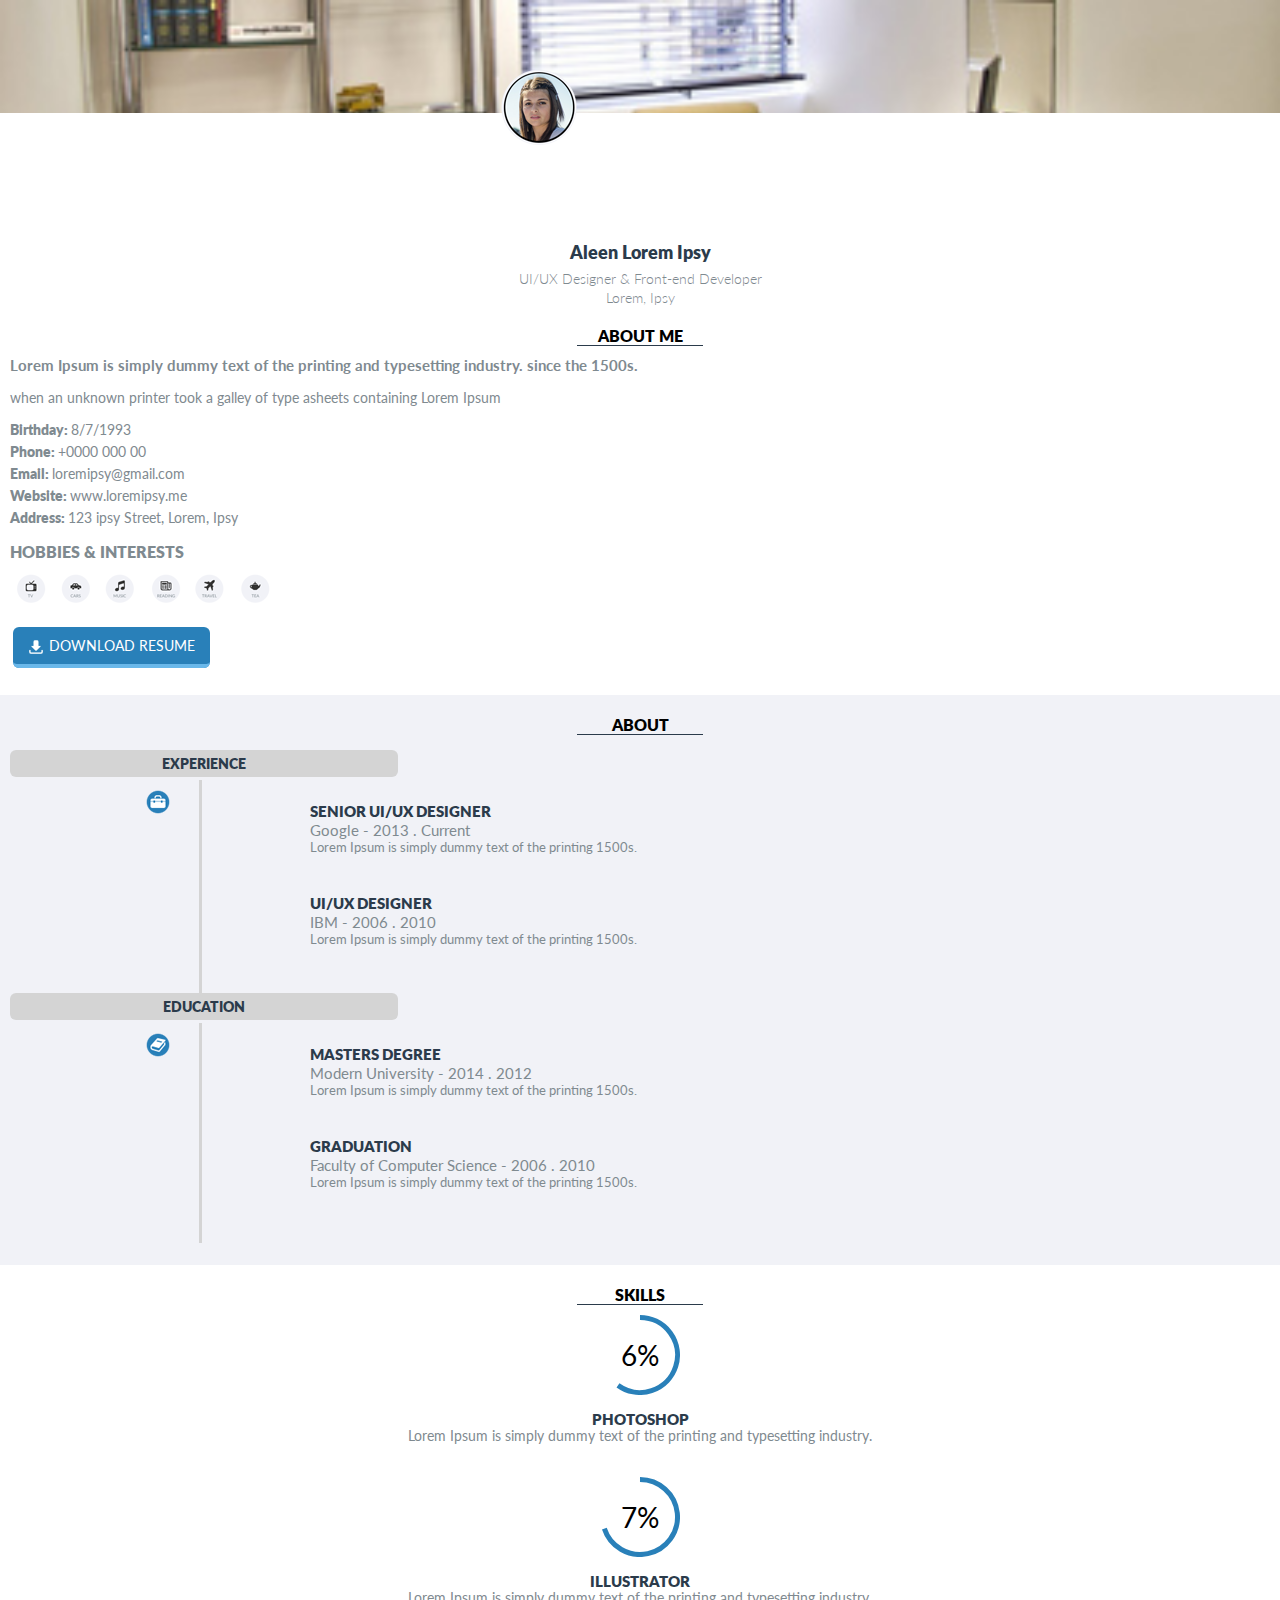
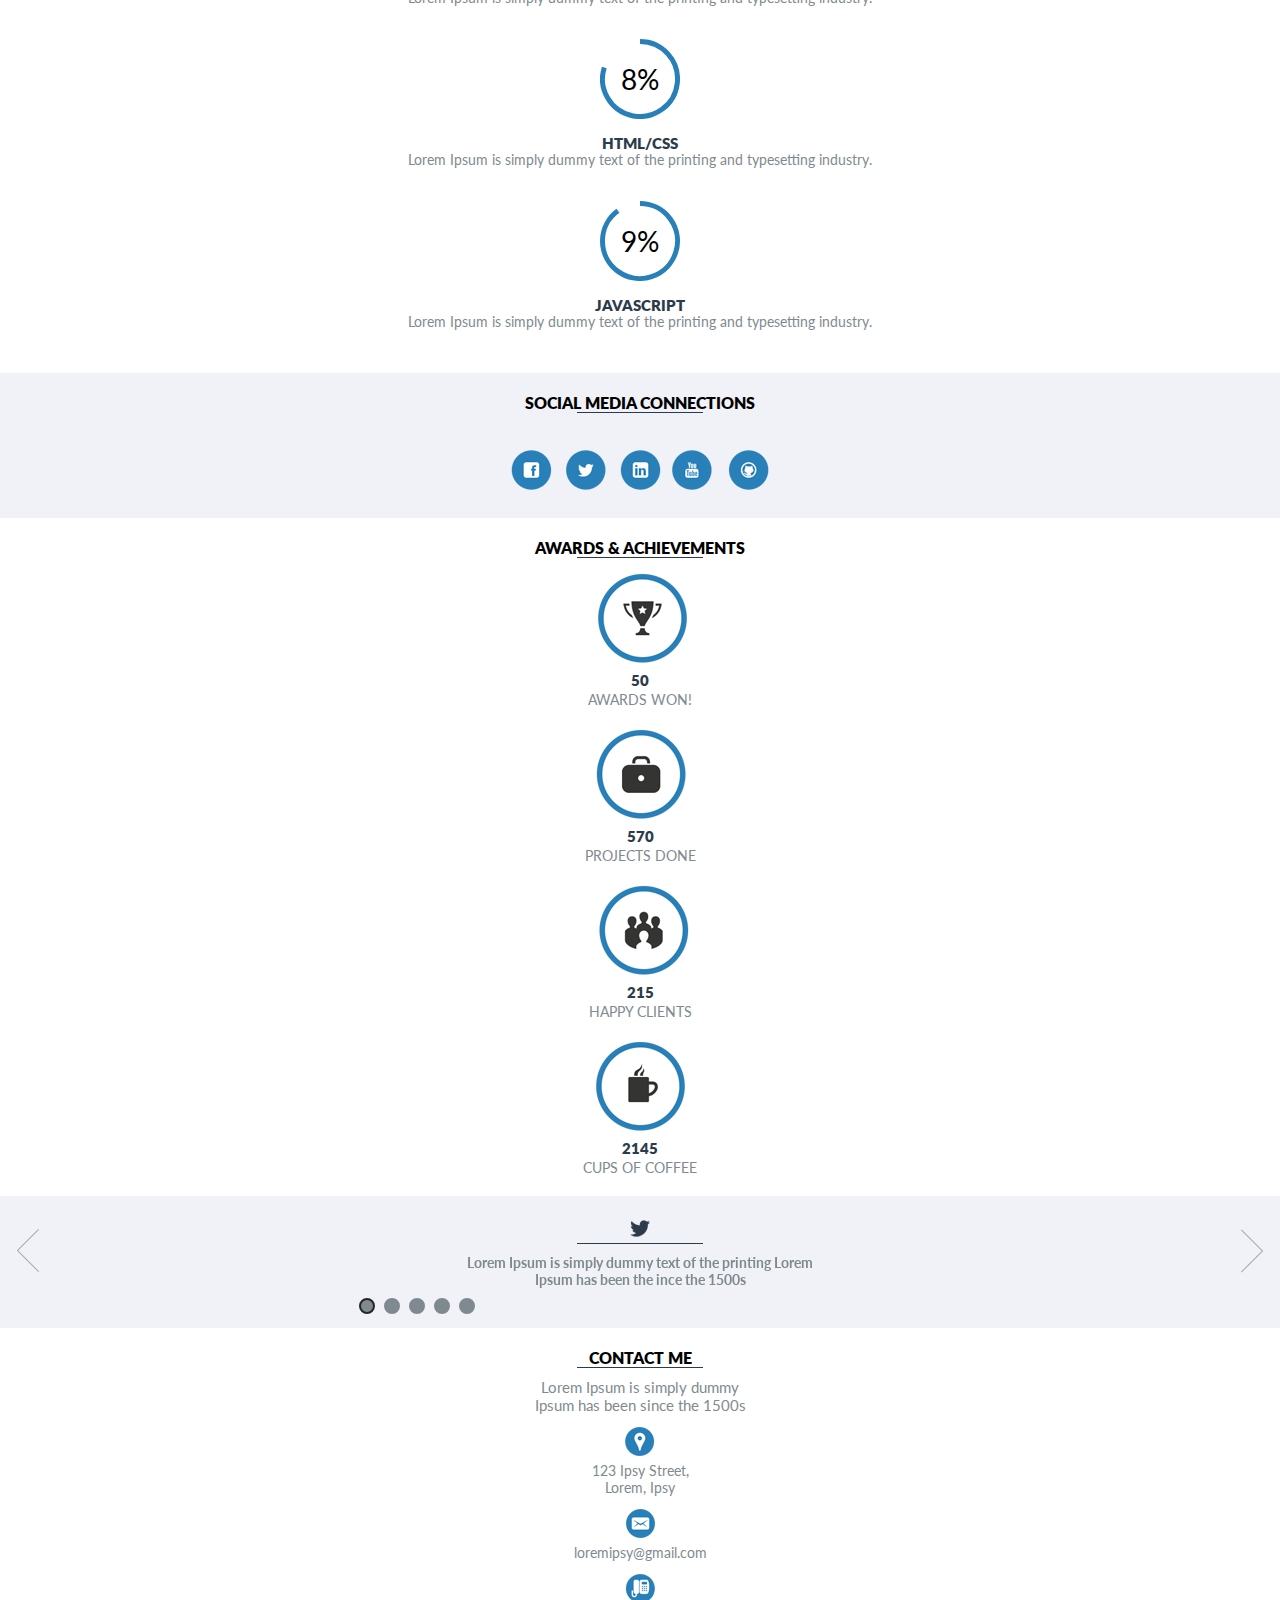
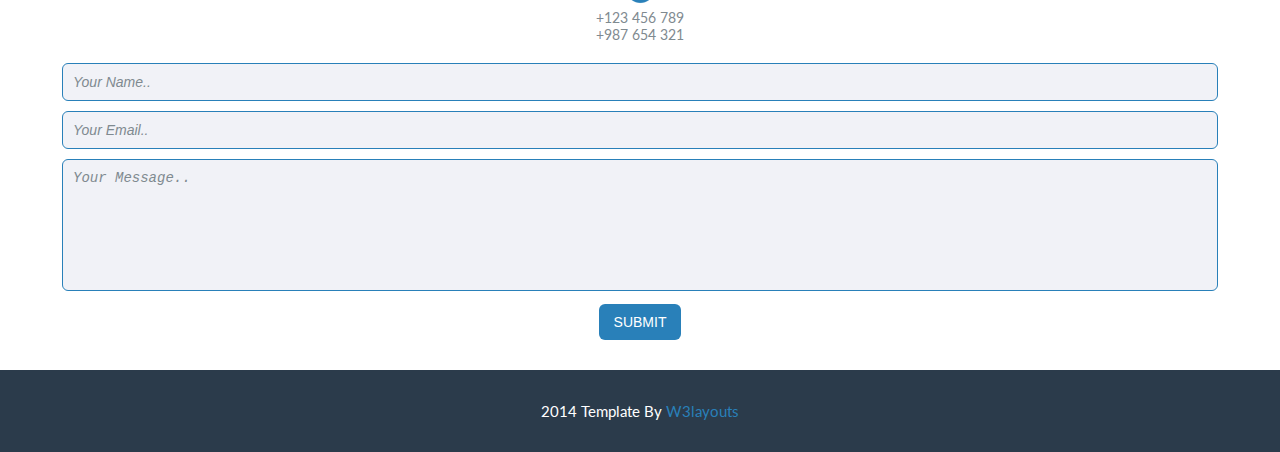
<file: smartphone/index.html>
<!--A Design by W3layouts
Author: W3layout
Author URL: http://w3layouts.com
License: Creative Commons Attribution 3.0 Unported
License URL: http://creativecommons.org/licenses/by/3.0/
-->
<!DOCTYPE HTML>
<html>
<head>
<title>My Cv for Iphone, Android & Smartphone Mobile Website Template | Home :: w3layouts</title>
<link href="./css/style.css" rel="stylesheet" type="text/css" media="all" />
<meta name="viewport" content="width=device-width, initial-scale=1, maximum-scale=1">
<meta http-equiv="Content-Type" content="text/html; charset=utf-8" />
<meta name="keywords" content="My Cv Iphone web template, Andriod web template, Smartphone web template, free webdesigns for Nokia, Samsung, LG, SonyErricsson, Motorola web design" />
<script type="application/x-javascript"> addEventListener("load", function() { setTimeout(
hideURLbar, 0); }, false); function hideURLbar(){ window.scrollTo(0,1); } </script>
<!-- jQuery (necessary for Bootstrap's JavaScript plugins) -->
<script src="./js/jquery-1.11.0.min.js"></script>
<script src="http://code.jquery.com/jquery-1.11.0.min.js"></script>
<!--- Jquery--->
<!--- Goog Fonts -->
<link href='http://fonts.googleapis.com/css?family=Lato:100,300,400,700,900' rel='stylesheet' type='text/css'>
</head>
<body>
	<!-- Header Starts Here ---->
	<div class="header">
		<div class="container">
			<div class="header-profile">
				<img src="./images/profile.png" alt=""/>
			</div>
		</div>
	</div>
	<div class="header-top">
				<h2>Aleen Lorem Ipsy</h2>
				<small>UI/UX Designer & Front-end Developer <br>Lorem, Ipsy</small>
	</div>
	<!-- Header Ends Here ---->
	<!--- About Me Starts Here --->
	<div class="about">
		<div class="container">
			<div class="about-top">
				<h3 class="top-title">About Me</h3>
				<span class="line"></span>
				<p class="about-p">Lorem Ipsum is simply dummy text of the printing and typesetting industry.  since the 1500s. </p>
				<p>when an unknown printer took a galley of type asheets containing Lorem Ipsum</p>
				<div class="row about-row">
					<div class="col-md-4 about-row-column">
						<ul class="about-details">
							<li><p>Birthday: <span>8/7/1993</span></p></li>
							<li><p>Phone: <span>+0000 000 00</span></p></li>
							<li><p>Email:  <span><a href="mailto:example@gmail.com">loremipsy@gmail.com</a></span></p></li>
							<li><p>Website: <span><a href="http://w3layouts.com">www.loremipsy.me</a></span></p></li>
							<li><p>Address: <span>123 ipsy Street, Lorem, Ipsy</span></p></li>
						</ul>
					</div>
					<div class="col-md-8 about-row-column">
						<h3>HOBBIES & INTERESTS</h3>
						<ul class="hoby">
							<li><i class="tv"></i></li>
							<li><i class="car"></i></li>
							<li><i class="music"></i></li>
							<li><i class="reading"></i></li>
							<li><i class="travel"></i></li>
							<li><i class="tea"></i></li>
						</ul>
						<a href="" class="download"><span></span>Download Resume</a>
					</div>
					<div class="clearfix"></div>
				</div>
			</div>
		</div>
	</div>
	<!--- About Me Ends Here --->
	<!--- Experience Starts Here --->
	<div class="experience">
		<div class="container">
			<div class="exp-top">
				<h3 class="top-title">About</h3>
				<span class="line"></span>
			</div>
			<div class="exp-devide">
				<h4>Experience</h4>
				<span class="devide-line">
				</span>
				<label class="bag"></label>
				<div class="exp-devide-grid-right">
					<h5>SENIOR UI/UX DESIGNER</h5>
					<small>Google - 2013 . Current</small>
					<p>Lorem Ipsum is simply dummy text of the printing 1500s.</p>
				</div>
				<div class="exp-devide-grid-rightb">
					<h5>UI/UX DESIGNER</h5>
					<small>IBM - 2006 . 2010</small>
					<p>Lorem Ipsum is simply dummy text of the printing 1500s.</p>
				</div>
			</div>
			<div class="exp-devide education">
				<h4>Education</h4>
				<span class="devide-line">
				</span>
				<label class="book"></label>
				<div class="exp-devide-grid-right">
					<h5>MASTERS DEGREE</h5>
					<small>Modern University - 2014 . 2012</small>
					<p>Lorem Ipsum is simply dummy text of the printing 1500s.</p>
				</div>
				<div class="exp-devide-grid-rightb">
					<h5>GRADUATION</h5>
					<small>Faculty of Computer Science - 2006 . 2010</small>
					<p>Lorem Ipsum is simply dummy text of the printing 1500s.</p>
				</div>
			</div>
		</div>
	</div>
	<!--- Experience Ends Here --->
	<!--- Skills Starts Here --->
	<div class="skills">
		<div class="container">
			<div class="skills-top">
				<h3 class="top-title">Skills</h3>
				<span class="line"></span>
				<div class="row skill-grids text-center">
									<div class="col-md-3 skill-column">	
										<div class="skill-grid">
											<div class="circle" id="circles-1"></div>									
											 <h3>PHOTOSHOP</h3>	
											 <p>Lorem Ipsum is simply dummy text of the printing and typesetting industry.</p>
										 </div>								  
									</div>
									<div class="col-md-3 skill-column">	
										<div class="skill-grid">
											<div class="circle" id="circles-2"></div>									
											 <h3>ILLUSTRATOR</h3>	
											 <p>Lorem Ipsum is simply dummy text of the printing and typesetting industry.</p>
										 </div>								  
									</div>
									<div class="col-md-3 skill-column">	
										<div class="skill-grid">
											<div class="circle" id="circles-3"></div>									
											 <h3>HTML/CSS</h3>	
											 <p>Lorem Ipsum is simply dummy text of the printing and typesetting industry.</p>
										 </div>								  
									</div>
									<div class="col-md-3 skill-column">	
										<div class="skill-grid">
											<div class="circle" id="circles-4"></div>									
											 <h3>JAVASCRIPT</h3>
											 <p>Lorem Ipsum is simply dummy text of the printing and typesetting industry.</p>	
										 </div>								  
									</div>
									<div class="clearfix"> </div>
					          </div>
		</div>
	</div>
			<!--- Skill Script --->
				<script type="text/javascript" src="./js/circles.js"></script>
						         <script>
									var colors = [
											['#fff', '#2980b9'], ['#fff', '#2980b9'], ['#fff', '#2980b9'], ['#fff', '#2980b9']
										];
									for (var i = 1; i <= 6; i++) {
										var child = document.getElementById('circles-' + i),
											percentage = 50 + (i * 10);
											
										Circles.create({
											id:         child.id,
											percentage: percentage,
											radius:     40,
											width:      5,
											number:   	percentage / 10,
											text:       '%',
											colors:     colors[i - 1]
										});
									}
							
					</script>
			<!--- Skill Script --->
	</div>
	<!--- Skills Ends Here --->
	<!-- Social Media Connections ---->
	<div class="social-media">
		<div class="container">
			<div class="social-media-top">
				<h3 class="top-title">SOCIAL MEDIA CONNECTIONS</h3>
				<span class="line"></span>
				<ul class="social">
					<li><i class="fb"></i></li>
					<li><i class="tw"></i></li>
					<li><i class="li"></i></li>
					<li><i class="yt"></i></li>
					<li><i class="ca"></i></li>
				</ul>
			</div>
		</div>
	</div>
	<!-- Social Media Connections ---->
	<!--- Awards Starts Here ---->
	<div class="awards">
		<div class="container">
			<div class="awards-top">
				<h3 class="top-title">AWARDS & ACHIEVEMENTS</h3>
				<span class="line"></span>
				<div class="row award-row">
					<div class="col-md-3 award-column">
						<i class="award"></i>
						<h5>50</h5>
						<small>Awards Won!</small>
					</div>
					<div class="col-md-3 award-column">
						<i class="project"></i>
						<h5>570</h5>
						<small>PROJECTS DONE</small>
					</div>
					<div class="col-md-3 award-column">
						<i class="client"></i>
						<h5>215</h5>
						<small>HAPPY CLIENTS</small>
					</div>
					<div class="col-md-3 award-column">
						<i class="cups"></i>
						<h5>2145</h5>
						<small>CUPS OF COFFEE</small>
					</div>
					<div class="clearfix"></div>
				</div>
			</div>
		</div>
	</div>
	<!--- Awards Ends Here ---->
	<!--- Twitter Feed Starts Here ---->
	<div class="twitter">
		<div class="container">
			<div class="twitter-top">
				<i class="twit"></i>
				<span class="line"></span>
				<!-- Slideshow 4 -->
			    <div  id="top" class="callbacks_container">
			      <ul class="rslides" id="slider4">
			        <li>
			          <div class="slider-top">
			          	 	<p>Lorem Ipsum is simply dummy text of the printing Lorem<br>Ipsum has been the ince the 1500s</p>
			          </div>
			        </li>
			        <li>
			          <div class="slider-top">
			          	<p>simply dummy text of the Lorem industry. Lorem<br>Ipsum has been the ince the 1500s</p>
			          </div>
			        </li>
			        <li>
			          <div class="slider-top">
			          	<p>printing and typesetting  and typesetting industry. Lorem<br>Ipsum has been the ince the 1500s</p>
			          </div>
			        </li>
			        <li>
			          <div class="slider-top">
			          	<p>and  Lorem Ipsum is simply <br>Ipsum has been the ince the 1500s</p>
			          </div>
			        </li>
			        <li>
			          <div class="slider-top">
			          	<p>industry. Lorem<br>Ipsum has been the ince the 1500s</p>
			          </div>
			        </li>
			      </ul>
			    </div>
			    <div class="clearfix"> </div>
			</div>
			<!--- Slider Script --->
					<script src="./js/responsiveslides.min.js"></script>
					 <script>
					    // You can also use "$(window).load(function() {"
					    $(function () {
					      // Slideshow 4
					      $("#slider4").responsiveSlides({
					        auto: true,
					        pager: true,
					        nav: true,
					        speed: 500,
					        namespace: "callbacks",
					        before: function () {
					          $('.events').append("<li>before event fired.</li>");
					        },
					        after: function () {
					          $('.events').append("<li>after event fired.</li>");
					        }
					      });
					
					    });
					  </script>
			<!----//End-slider-script---->

		</div>
	</div>
	<!--- Twitter Feed Ends Here ---->
	<!--- Contact Starts Here ---->
	<div class="contact">
		<div class="container">
			<div class="contact-top">
				<h3 class="top-title">Contact Me</h3>
				<span class="line"></span>
				<p>Lorem Ipsum is simply dummy<br>Ipsum has been  since the 1500s</p>
				<div class="row contact-row">
					<div class="col-md-4 contact-column">
						<i class="loc"></i>
						<p>123 Ipsy Street,<br> Lorem, Ipsy</p>
					</div>
					<div class="col-md-4 contact-column">
						<i class="mail"></i>
						<p><a href="mailto:example@gmail.com">loremipsy@gmail.com</a></p>
					</div>
					<div class="col-md-4 contact-column">
						<i class="phone"></i>
						<p>+123 456 789<br>+987 654 321</p>
					</div>
					<div class="clearfix"></div>
				</div>
				<div class="contact-form">
					<div class="text">
						<input type="text" value="Your Name.." onfocus="this.value = '';" onblur="if (this.value == '') {this.value = 'Your Name..';}"/>
					</div>
					<div class="text">
						<input type="text" value="Your Email.." onfocus="this.value = '';" onblur="if (this.value == '') {this.value = 'Your Email..';}"/>
					</div>
					<div class="text">
						<textarea value="Message:" onfocus="this.value = '';" onblur="if (this.value == '') {this.value = 'Message';}">Your Message..</textarea>
					</div>
					<div class="text">
						<input type="submit"/>
					</div>
				</div>
			</div>
		</div>
	</div>
	<!--- Contact Ends Here ---->
	<!--- Footer Starts Here ---->
	<div class="footer">
		<div class="container">
			<p class="copyright">2014 Template By <a href="http://w3layouts.com">W3layouts</a></p>
		</div>
	</div>
	<!--- Footer Ends Here ---->
</body>
</html>
</file>
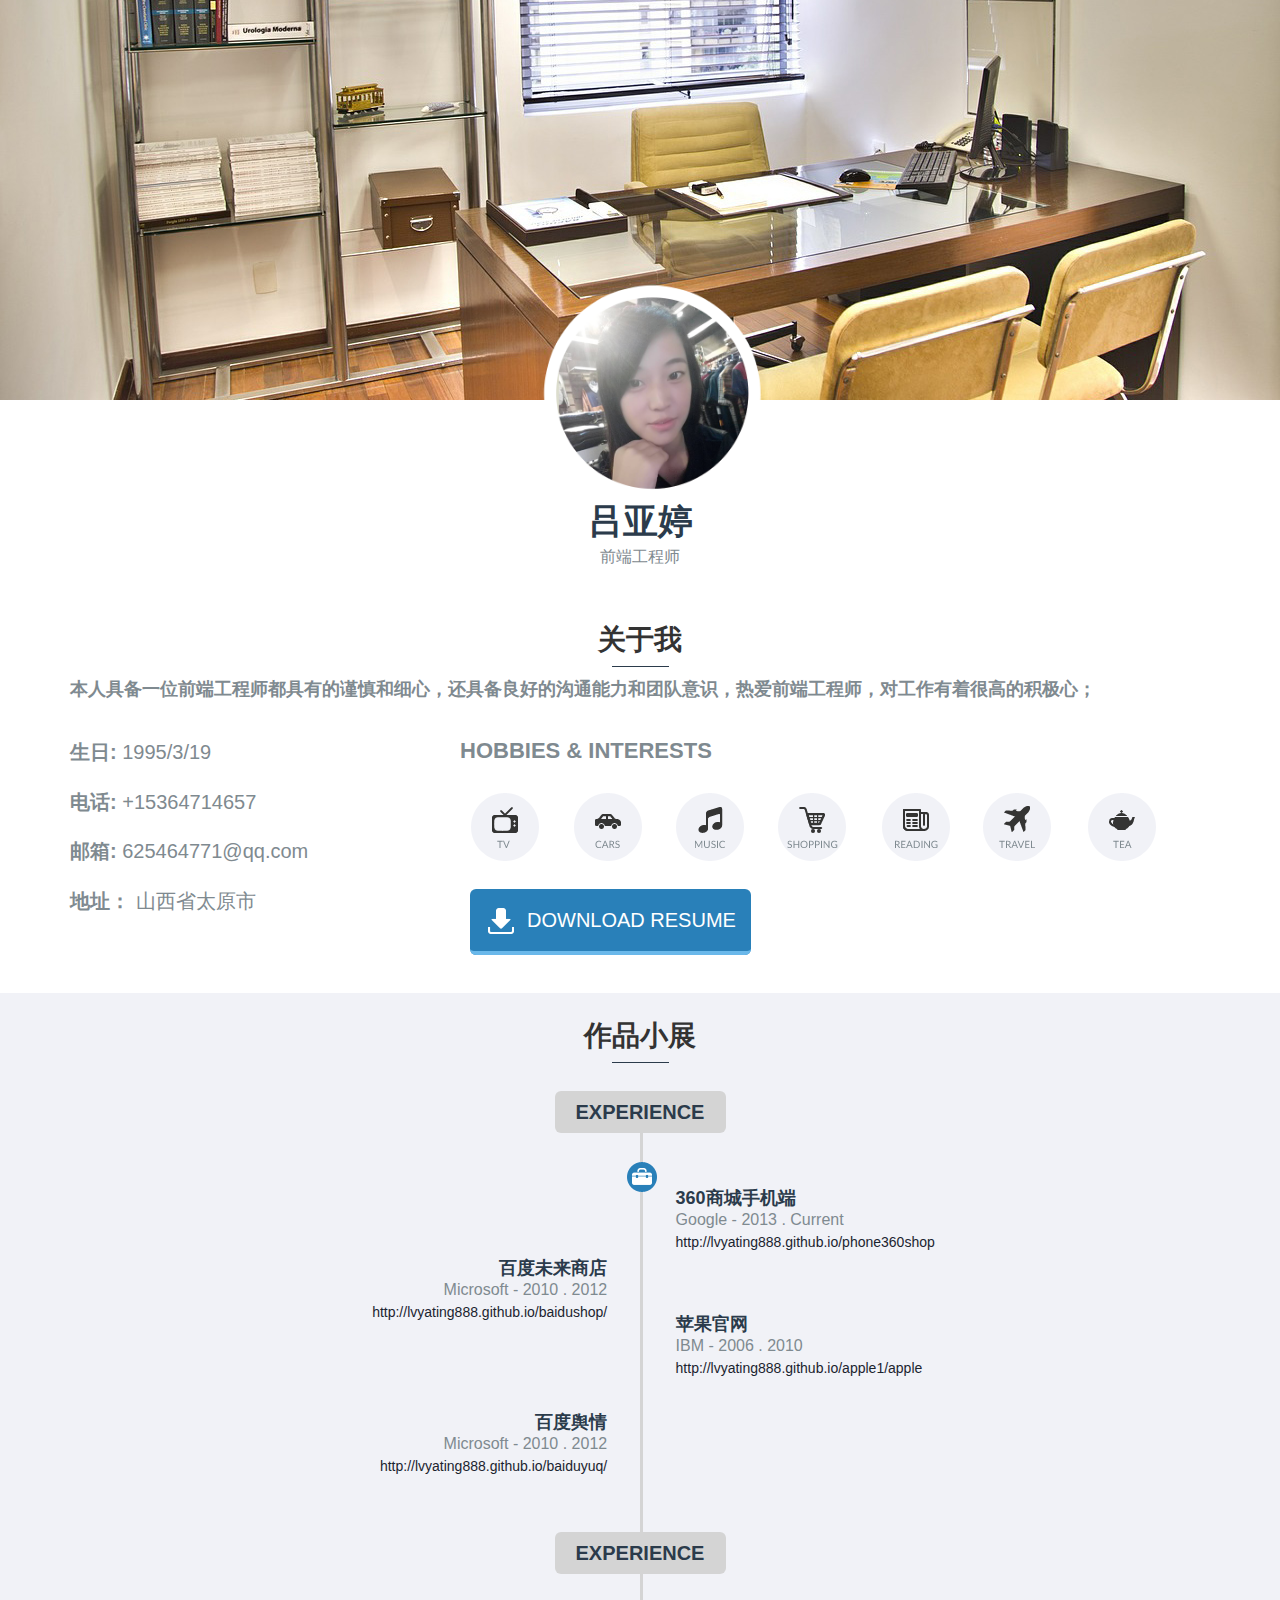
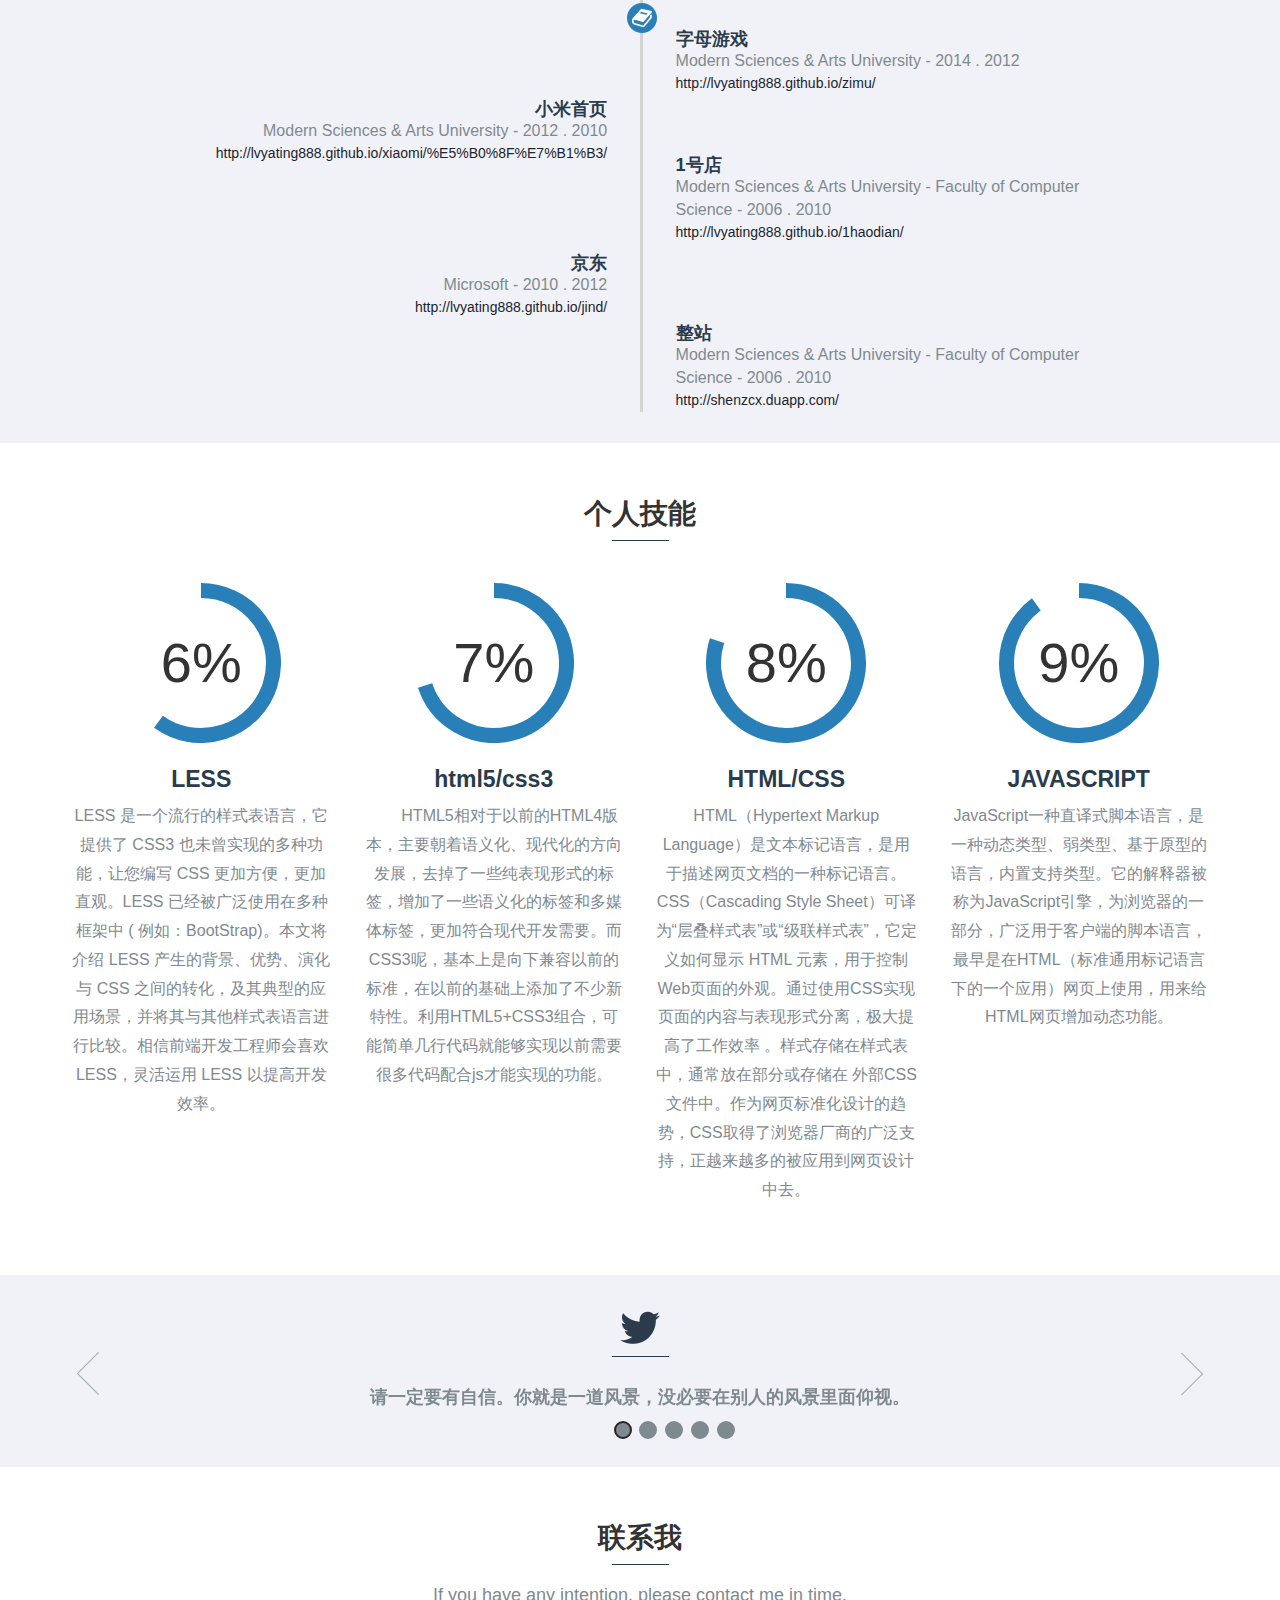
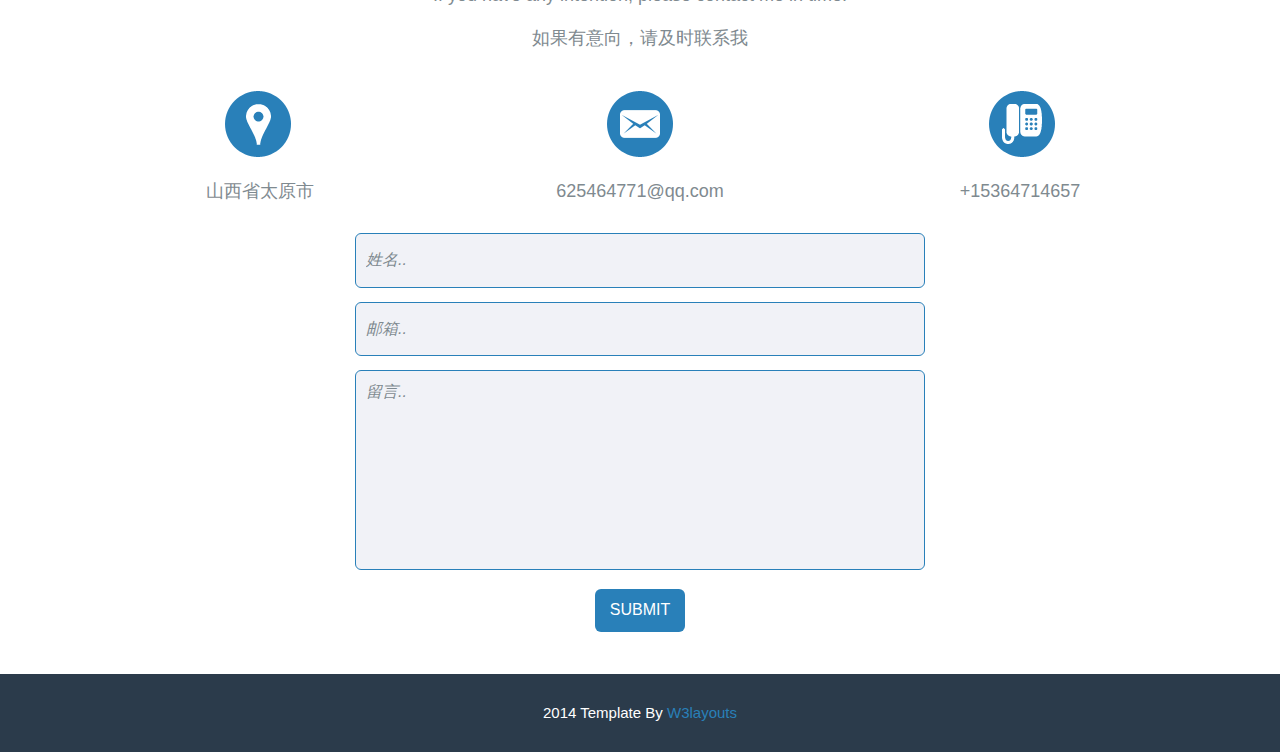
<file: web/index.html>
﻿<!--A Design by W3layouts
Author: W3layout
Author URL: http://w3layouts.com
License: Creative Commons Attribution 3.0 Unported
License URL: http://creativecommons.org/licenses/by/3.0/
-->
<!DOCTYPE HTML>
<html>
<head>
<title>我的个人站</title>
<link href="./css/bootstrap.css" rel='stylesheet' type='text/css' />
<link href="./css/style.css" rel='stylesheet' type='text/css' />
<!-- jQuery (necessary for Bootstrap's JavaScript plugins) -->
<script src="./js/jquery-1.11.0.min.js"></script>
<script src="http://code.jquery.com/jquery-1.11.0.min.js"></script>
<meta name="viewport" content="width=device-width, initial-scale=1">
<script type="application/x-javascript"> addEventListener("load", function() { setTimeout(hideURLbar, 0); }, false); function hideURLbar(){ window.scrollTo(0,1); } </script>
<!--- Jquery--->
<!--- Goog Fonts -->

</head>
<body>
	<!-- Header Starts Here ---->
	<div class="header">
		<div class="container">
			<div class="header-profile">
				<img src="./images/12.png" alt=""/>
			</div>
		</div>
	</div>
	<div class="header-top">
				<h2>吕亚婷</h2>
				<small>前端工程师 </small>
	</div>
	<!-- Header Ends Here ---->
	<!--- About Me Starts Here --->
	<div class="about">
		<div class="container">
			<div class="about-top">
				<h3 class="top-title">关于我</h3>
				<span class="line"></span>
				<p class="about-p">本人具备一位前端工程师都具有的谨慎和细心，还具备良好的沟通能力和团队意识，热爱前端工程师，对工作有着很高的积极心；</p>
				<div class="row about-row">
					<div class="col-md-4 about-row-column">
						<ul class="about-details">
							<li><p>生日: <span>1995/3/19</span></p></li>
							<li><p>电话: <span>+15364714657</span></p></li>
							<li><p>邮箱:  <span><a href="javascript:void(0)">625464771@qq.com</a></span></p></li>
							<li><p>地址： <span>山西省太原市</span></p></li>
						</ul>
					</div>
					<div class="col-md-8 about-row-column">
						<h3>HOBBIES & INTERESTS</h3>
						<ul class="hoby">
							<li><i class="tv"></i></li>
							<li><i class="car"></i></li>
							<li><i class="music"></i></li>
							<li><i class="shopping"></i></li>
							<li><i class="reading"></i></li>
							<li><i class="travel"></i></li>
							<li><i class="tea"></i></li>
						</ul>
						<a href="" class="download"><span></span>Download Resume</a>
					</div>
					<div class="clearfix"></div>
				</div>
			</div>
		</div>
	</div>
	<!--- About Me Ends Here --->
	<!--- Experience Starts Here --->
	<div class="experience">
		<div class="container">
			<div class="exp-top">
				<h3 class="top-title">作品小展</h3>
				<span class="line"></span>
			</div>
			<div class="exp-devide">
				<h4>Experience</h4>
				<span class="devide-line">
				</span>
				<label class="bag"></label>
				<div class="exp-devide-grid-right">
					<h5>360商城手机端</h5>
					<small>Google - 2013 . Current</small>
					<p><a href="http://lvyating888.github.io/phone360shop" target="_black">http://lvyating888.github.io/phone360shop</a></p>
				</div>
				<div class="exp-devide-grid-left">
					<h5>百度未来商店</h5>
					<small>Microsoft - 2010 . 2012</small>
					<p><a href="http://lvyating888.github.io/baidushop/" target="_black">http://lvyating888.github.io/baidushop/</a></p>
				
				</div>
				<div class="exp-devide-grid-rightb">
					<h5>苹果官网</h5>
					<small>IBM - 2006 . 2010</small>
						<p><a href="http://lvyating888.github.io/apple1/apple" target="_black">http://lvyating888.github.io/apple1/apple</a></p>
					
				</div>

				<div class="exp-devide-grid-leftb">
					<h5>百度舆情</h5>
					<small>Microsoft - 2010 . 2012</small>
					<p><a href="http://lvyating888.github.io/baiduyuq/" target="_black">http://lvyating888.github.io/baiduyuq/</a></p>
				
				</div>


			</div>
			<div class="exp-devide education">
				<h4>Experience</h4>
				<span class="devide-line">
				</span>
				<label class="book"></label>
				<div class="exp-devide-grid-right">
					<h5>字母游戏</h5>
					<small>Modern Sciences & Arts University - 2014 . 2012</small>
						<p><a href="http://lvyating888.github.io/zimu/" target="_black">http://lvyating888.github.io/zimu/</a></p>
				</div>
				<div class="exp-devide-grid-left">
					<h5>小米首页</h5>
					<small>Modern Sciences & Arts University - 2012 . 2010</small>
					<p><a href="http://lvyating888.github.io/xiaomi/%E5%B0%8F%E7%B1%B3/" target="_black">http://lvyating888.github.io/xiaomi/%E5%B0%8F%E7%B1%B3/</a></p>
				</div>
				<div class="exp-devide-grid-rightb">
					<h5>1号店</h5>
					<small>Modern Sciences & Arts University - Faculty of Computer Science - 2006 . 2010</small>
					<p><a href="http://lvyating888.github.io/1haodian/" target="_black">http://lvyating888.github.io/1haodian/</a></p>
				</div>

				<div class="exp-devide-grid-leftb">
					<h5>京东</h5>
					<small>Microsoft - 2010 . 2012</small>
					<p><a href="http://lvyating888.github.io/jind/" target="_black">http://lvyating888.github.io/jind/</a></p>
				</div>
				 
				<div class="exp-devide-grid-rightb2">
					<h5>整站</h5>
					<small>Modern Sciences & Arts University - Faculty of Computer Science - 2006 . 2010</small>
					<p><a href="http://shenzcx.duapp.com/" target="_black">http://shenzcx.duapp.com/</a></p>
				</div>
			</div>
		</div>
	</div>
	<!--- Experience Ends Here --->
	<!--- Skills Starts Here --->
	<div class="skills">
		<div class="container">
			<div class="skills-top">
				<h3 class="top-title">个人技能</h3>
				<span class="line"></span>
				<div class="row skill-grids text-center">
									<div class="col-md-3 skill-column">	
										<div class="skill-grid">
											<div class="circle" id="circles-1"></div>									
											 <h3>LESS</h3>	
											 <p>LESS 是一个流行的样式表语言，它提供了 CSS3 也未曾实现的多种功能，让您编写 CSS 更加方便，更加直观。LESS 已经被广泛使用在多种框架中 ( 例如：BootStrap)。本文将介绍 LESS 产生的背景、优势、演化与 CSS 之间的转化，及其典型的应用场景，并将其与其他样式表语言进行比较。相信前端开发工程师会喜欢 LESS，灵活运用 LESS 以提高开发效率。</p>
										 </div>								  
									</div>
									<div class="col-md-3 skill-column">	
										<div class="skill-grid">
											<div class="circle" id="circles-2"></div>									
											 <h3>html5/css3</h3>	
											 <p>
　　HTML5相对于以前的HTML4版本，主要朝着语义化、现代化的方向发展，去掉了一些纯表现形式的标签，增加了一些语义化的标签和多媒体标签，更加符合现代开发需要。而CSS3呢，基本上是向下兼容以前的标准，在以前的基础上添加了不少新特性。利用HTML5+CSS3组合，可能简单几行代码就能够实现以前需要很多代码配合js才能实现的功能。</p>
										 </div>								  
									</div>
									<div class="col-md-3 skill-column">	
										<div class="skill-grid">
											<div class="circle" id="circles-3"></div>									
											 <h3>HTML/CSS</h3>	
											 <p>HTML（Hypertext Markup Language）是文本标记语言，是用于描述网页文档的一种标记语言。
CSS（Cascading Style Sheet）可译为“层叠样式表”或“级联样式表”，它定义如何显示 HTML 元素，用于控制Web页面的外观。通过使用CSS实现页面的内容与表现形式分离，极大提高了工作效率 。样式存储在样式表中，通常放在<head>部分或存储在 外部CSS文件中。作为网页标准化设计的趋势，CSS取得了浏览器厂商的广泛支持，正越来越多的被应用到网页设计中去。</p>
										 </div>								  
									</div>
									<div class="col-md-3 skill-column">	
										<div class="skill-grid">
											<div class="circle" id="circles-4"></div>									
											 <h3>JAVASCRIPT</h3>
											 <p>JavaScript一种直译式脚本语言，是一种动态类型、弱类型、基于原型的语言，内置支持类型。它的解释器被称为JavaScript引擎，为浏览器的一部分，广泛用于客户端的脚本语言，最早是在HTML（标准通用标记语言下的一个应用）网页上使用，用来给HTML网页增加动态功能。</p>	
										 </div>								  
									</div>
									<div class="clearfix"> </div>
					          </div>
		</div>
	</div>
			<!--- Skill Script --->
				<script type="text/javascript" src="./js/circles.js"></script>
						         <script>
									var colors = [
											['#fff', '#2980b9'], ['#fff', '#2980b9'], ['#fff', '#2980b9'], ['#fff', '#2980b9']
										];
									for (var i = 1; i <= 6; i++) {
										var child = document.getElementById('circles-' + i),
											percentage = 50 + (i * 10);
											
										Circles.create({
											id:         child.id,
											percentage: percentage,
											radius:     80,
											width:      15,
											number:   	percentage / 10,
											text:       '%',
											colors:     colors[i - 1]
										});
									}
							
					</script>
			<!--- Skill Script --->
	</div>
	<!--- Skills Ends Here --->
	<!-- Social Media Connections ---->
	<!-- <div class="social-media">
		<div class="container">
			<div class="social-media-top">
				<h3 class="top-title">SOCIAL MEDIA CONNECTIONS</h3>
				<span class="line"></span>
				<ul class="social">
					<li><i class="fb"></i></li>
					<li><i class="tw"></i></li>
					<li><i class="li"></i></li>
					<li><i class="yt"></i></li>
					<li><i class="ca"></i></li>
					<li><i class="ph"></i></li>
					<li><i class="gp"></i></li>
				</ul>
			</div>
		</div>
	</div> -->
	<!-- Social Media Connections ---->
	<!--- Awards Starts Here ---->
	<!-- <div class="awards">
		<div class="container">
			<div class="awards-top">
				<h3 class="top-title">AWARDS & ACHIEVEMENTS</h3>
				<span class="line"></span>
				<div class="row award-row">
					<div class="col-md-3 award-column">
						<i class="award"></i>
						<h5>50</h5>
						<small>Awards Won!</small>
					</div>
					<div class="col-md-3 award-column">
						<i class="project"></i>
						<h5>570</h5>
						<small>PROJECTS DONE</small>
					</div>
					<div class="col-md-3 award-column">
						<i class="client"></i>
						<h5>215</h5>
						<small>HAPPY CLIENTS</small>
					</div>
					<div class="col-md-3 award-column">
						<i class="cups"></i>
						<h5>2145</h5>
						<small>CUPS OF COFFEE</small>
					</div>
					<div class="clearfix"></div>
				</div>
			</div>
		</div>
	</div> -->
	<!--- Awards Ends Here ---->
	<!--- Twitter Feed Starts Here ---->
	<div class="twitter">
		<div class="container">
			<div class="twitter-top">
				<i class="twit"></i>
				<span class="line"></span>
				<!-- Slideshow 4 -->
			    <div  id="top" class="callbacks_container">
			      <ul class="rslides" id="slider4">
			        <li>
			          <div class="slider-top">
			          	 	<p>请一定要有自信。你就是一道风景，没必要在别人的风景里面仰视。</p>
			          </div>
			        </li>
			        <li>
			          <div class="slider-top">
			          	<p>在人生的舞台上没有彩排，每一场演出都是现场直播。有的台词一旦说出去就很难收回，有的错误一旦犯下就很难弥补，有的人一旦错过就很难再回到当初。每一场演出都是我们自编、自导、自演，一定要让自己的演出多出彩、少出错，多流汗、少流泪，在人生舞台上打造自己的经典、成就自己的辉煌！</p>
			          </div>
			        </li>
			        <li>
			          <div class="slider-top">
			          	<p>你生来就不是豪门，没有王子公主的命就别学只有王子公主才能得的病，人家有时间金钱去仰望天空去抑郁彷徨；你没有你必须奋斗，你背负着家庭生活重担！别把时间浪费在埋怨牢骚上，没有人对不起你；别和泡沫剧里男女主角比，人家天生漂亮机遇超凡…你只有内心强大坦然面对才能壮大！</p>
			          </div>
			        </li>
			        <li>
			          <div class="slider-top">
			          	<p>做一个努力的人好处在于，人人见了你都会想帮你。但如果你自己不先做出一点努力的样子，人家想拉你一把，都不知你的手在哪里。</p>
			          </div>
			        </li>
			        <li>
			          <div class="slider-top">
			          	<p>每一个现在，都是我们以后的记忆。我们说过的话，做过的事，走过的路，遇过的人，都是我们以后的回忆。我们无须缅怀昨天，不必奢望明天，只要认真地过好每个今天，说能说的话，做可做的事，走该走的路，见想见的人。唯有脚踏实地，不漠视，不虚度，我们才能为明天的回忆增加光彩和亮色。</p>
			          </div>
			        </li>
			      </ul>
			    </div>
			    <div class="clearfix"> </div>
			</div>
			<!--- Slider Script --->
					<script src="./js/responsiveslides.min.js"></script>
					 <script>
					    // You can also use "$(window).load(function() {"
					    $(function () {
					      // Slideshow 4
					      $("#slider4").responsiveSlides({
					        auto: true,
					        pager: true,
					        nav: true,
					        speed: 500,
					        namespace: "callbacks",
					        before: function () {
					          $('.events').append("<li>before event fired.</li>");
					        },
					        after: function () {
					          $('.events').append("<li>after event fired.</li>");
					        }
					      });
					
					    });
					  </script>
			<!----//End-slider-script---->

		</div>
	</div>
	<!--- Twitter Feed Ends Here ---->
	<!--- Contact Starts Here ---->
	<div class="contact">
		<div class="container">
			<div class="contact-top">
				<h3 class="top-title">联系我</h3>
				<span class="line"></span>
				<p>If you have any intention, please contact me in time.</p>
				<p>如果有意向，请及时联系我</p>
				<div class="row contact-row">
					<div class="col-md-4 contact-column">
						<i class="loc"></i>
						<p>山西省太原市</p>
					</div>
					<div class="col-md-4 contact-column">
						<i class="mail"></i>
						<p><a href="mailto:example@gmail.com">625464771@qq.com</a></p>
					</div>
					<div class="col-md-4 contact-column">
						<i class="phone"></i>
						<p>+15364714657</p>
					</div>
					<div class="clearfix"></div>
				</div>
				<div class="contact-form">
					<div class="text">
						<input type="text" value="姓名.." onfocus="this.value = '';" onblur="if (this.value == '') {this.value = '姓名..';}"/>
					</div>
					<div class="text">
						<input type="text" value="邮箱.." onfocus="this.value = '';" onblur="if (this.value == '') {this.value = '邮箱..';}"/>
					</div>
					<div class="text">
						<textarea value="Message:" onfocus="this.value = '';" onblur="if (this.value == '') {this.value = '留言';}">留言..</textarea>
					</div>
					<div class="text">
						<input type="submit"/>
					</div>
				</div>
			</div>
		</div>
	</div>
	<!--- Contact Ends Here ---->
	<!--- Footer Starts Here ---->
	<div class="footer">
		<div class="container">
			<p class="copyright">2014 Template By <a href="http://w3layouts.com">W3layouts</a></p>
		</div>
	</div>
	<!--- Footer Ends Here ---->
</body>
</html>
</file>
<file: web/css/style.css>
/*
Author: W3layout
Author URL: http://w3layouts.com
License: Creative Commons Attribution 3.0 Unported
License URL: http://creativecommons.org/licenses/by/3.0/
*/
h4, h5, h6,
h1, h2, h3 {margin-top: 0;}
ul, ol {margin: 0;}
p {margin: 0;}
html,body{
	font-family: 'Lato', sans-serif;
	background:#fff;
}

/*--- Header Part Starts Her ---*/
.header{
	background:url(../images/banner.jpg)no-repeat;
	background-size:cover;
	-webkit-background-size:cover;
	-moz-background-size:cover;
	-ms-background-size:cover;
	-o-background-size:cover;
	min-height:400px;
	position:relative;
}
.header-profile{
	position:absolute;
	bottom:-26%;
	left: 42%;
}
.header-profile img{
	width: 228px;
}
.header-top{
	text-align:center;
	margin-top:8%;
}
.header-top h2{
	font-size:35px;
	font-weight:800;
	color:#2b3b4b;
	margin:10px 0 5px 0;	
}
.header-top small {
	font-size: 16px;
	font-weight:300;
	color:#7f8a90;
}
/*--- Header Part Ends Here ---*/
/*--- About Part Starts Here ---*/
.about{
	margin:4em 0;
}
.about-top{
}
h3.top-title{
	font-weight:800;
	font-size:28px;
	text-transform: uppercase;
	text-align:center;
}
span.line{
	width:5%;
	height:1px;
	background:#2b3b4b;
	display: block;
	margin:0 auto;
}
.about-top p.about-p{
	font-weight:700;
	font-size:18px;
	color:#7f8a90;
	margin:10px 0 15px 0;
}
.about-top p{
	font-weight:400;
	font-size:17px;
	color:#7f8a90
}
.about-row{
	margin-top:15px;
}
ul.about-details{
	padding: 0;
}
ul.about-details li{
	display: block;
	margin:1.5em 0;
}
ul.about-details li p{
	font-weight:800;
	font-size:20px;
	color:#7f8a90;
}
ul.about-details li p span{
	font-weight:400;
	color:#7f8a90;
}
ul.about-details li p span a{
	font-weight:400;
	color:#7f8a90;
	text-decoration:none;
}
.about-row-column h3{
	font-size:22px;
	color:#7f8a90;
	font-weight:800;
	margin-top:1em;
}
ul.hoby{
	padding:0;
	margin-bottom:1em;
}
ul.hoby li{
	display: inline-block;
	margin:1em 0.5em;
}
ul.hoby li i{
	width:85px;
	height:85px;
	background:url(../images/img-sprite.png)no-repeat;
	cursor:pointer;
	display: block;
}
ul.hoby li i:hover{
	opacity:0.5;
}
ul.hoby li i.tv{
	background-position:0px 0px;
}
ul.hoby li i.car{
	background-position:-99px 0px;
}
ul.hoby li i.music{
	background-position:-197px 0px;
}
ul.hoby li i.shopping{
	background-position:-296px 0px;
}
ul.hoby li i.reading{
	background-position:-392px 0px;
}
ul.hoby li i.travel{
	background-position:-491px 0px;
}
ul.hoby li i.tea{
	background-position:-586px 0px;
}
a.download{
	color:#fff;
	font-size:20px;
	text-transform:uppercase;
	text-decoration:none;
	background:#2980b9;
	padding:20px 15px;
	border-bottom:4px solid #6ab8ea;
	border-radius: 6px;
	-webkit-border-radius: 6px;
	-o-border-radius: 6px;
	-moz-border-radius: 6px;
	-ms-border-radius: 6px;
	margin-left:0.5em;
}
a.download:hover{
	background:#6ab8ea;
	border-bottom:4px solid #2980b9;
	transition:0.5s all;
	-webkit-transition:0.5s all;
	-o-transition:0.5s all;
	-ms-transition:0.5s all;
	-moz-transition:0.5s all;
}
a.download span{
	background:url(../images/dold.png)no-repeat;
	width:32px;
	height:32px;
	display:inline-block;
	vertical-align:middle;
	margin-right:0.5em;
	
}
/*--- About Part Ends Here ---*/
/*--- Experience Starts Here ----*/
.experience{
	background:#f1f2f7;
	min-height:1050px;
}
.exp-top{
	padding:2em 0;
}
.exp-devide{
	position:relative;
	text-align:center;
}
.exp-devide h4{
	color:#2b3b4b;
	background:#d4d4d4;
	padding:10px;
	text-transform:uppercase;
	font-size:20px;
	display: block;
	text-align:center;
	width:15%;
	font-weight:800;
	border-radius:6px;
	-webkit-border-radius:6px;
	-o-border-radius:6px;
	-ms-border-radius:6px;
	-moz-border-radius:6px;
	margin:0 auto;
	position:relative;
}
span.devide-line{
	width:3px;
	height:450px;
	position:absolute;
	top:30px;
	display:initial;
	background:#d4d4d4;
}
label.bag{
	width:32px;
	height:32px;
	background:url(../images/bag.png)no-repeat;
	display: initial;
	position:absolute;
	top:5em;
	left:39.7em;
}
label.book{
	width:32px;
	height:32px;
	background:url(../images/book.png)no-repeat;
	display: initial;
	position:absolute;
	top:5em;
	left:39.7em;
}
.exp-devide-grid-right{
	width:40%;
	text-align:left;
	position:absolute;
	top: 7em;
	left: 43.255em;
}
.exp-devide-grid-right:before{
	content:url(../images/sec-d.png)no-repeat 0px 0px;
	position:relative;
	left:-3em;
	top:1.5em;
	
}
.exp-devide-grid-right h5,.exp-devide-grid-left h5,.exp-devide-grid-leftb h5,.exp-devide-grid-rightb h5,.exp-devide-grid-rightb2 h5{
	color:#2b3b4b;
	text-transform:uppercase;
	font-size:18px;
	font-weight:800;
	margin:0;
}
.exp-devide-grid-right small,.exp-devide-grid-left small,.exp-devide-grid-leftb small,.exp-devide-grid-rightb small,.exp-devide-grid-rightb2 small{
	font-size:16px;
	font-weight:400;
	color:#7f8a90;
	padding:0 0 10px 0;
}
.exp-devide-grid-right p,.exp-devide-grid-left p,.exp-devide-grid-leftb p,.exp-devide-grid-rightb p,..exp-devide-grid-rightb2 p{
	font-size:14px;
	font-weight:400;
	color:#7f8a90;
	line-height:1.2em;
}
.exp-devide-grid-left{
	width:40%;
	text-align:right;
	position:absolute;
	top:12em;
	left: 5.8em;
}
.exp-devide-grid-leftb{
	width:40%;
	text-align:right;
	position:absolute;
	top:23em;
	left: 5.8em;
}
.exp-devide-grid-left:before{
	content:url(../images/sec-d.png)no-repeat 0px 0px;
	position:relative;
	left:3em;
	top:1.5em;
	
}
.exp-devide-grid-rightb{
	width:40%;
	text-align:left;
	position:absolute;
	top: 16em;
	left: 43.255em;
}
.exp-devide-grid-rightb2{
	width:40%;
	text-align:left;
	position:absolute;
	top: 28em;
	left: 43.255em;
}
.exp-devide-grid-rightb:before{
	content:url(../images/sec-d.png)no-repeat 0px 0px;
	position:relative;
	left:-3em;
	top:1.5em;
	
}
.education{
	margin-top:35%;
}
/*--- Experience Ends Here ----*/
/*--- Skills Starts Here ----*/
.skills{
	margin:2em 0;
}
.skills-top{
	padding:2em 0 0;
}
.skill-grids{
	padding:3em 0;
}

.skill-grid h3{
	color: #2b3b4b;
	font-weight:800;
	font-size:23px;
	margin-top: 0.8em;
}
.skill-grid p{
	font-weight:400;
	font-size:16px;
	line-height:1.8em;
	color:#7f8a90;
}
/*--- Skills Starts Here ----*/
/*--- social Media Starts Here ---*/
.social-media{
	background:#f1f2f7;
	padding:2em 0;
}
.social-media-top{
	text-align:center;
}
ul.social{
	padding:0;
	margin:2em 0 0;
}
ul.social li{
	display: inline-block;
}
ul.social li i{
	width:84px;
	height:84px;
	background:url(../images/social-icons.png)no-repeat;
	display: inline-block;
	cursor: pointer;
}
ul.social li i:hover{
	opacity:0.5;
}
ul.social li i.fb{
	background-position:0px 0px;
}
ul.social li i.tw{
	background-position:-96px 0px;
}
ul.social li i.li{
	background-position:-191px 0px;
}
ul.social li i.yt{
	background-position:-292px 0px;
}
ul.social li i.ca{
	background-position:-390px 0px;
}
ul.social li i.ph{
	background-position:-487px 0px;
}
ul.social li i.gp{
	background-position:-585px 0px;
}
/*--- Awards Parts Starts Here ----*/
.awards{
	margin:2em 0;
}
.awards-top{
	padding:2em 0;
}
.award-row{
	margin-top:2em;
}
.award-column{
	text-align: center;
}
.award-column i{
	width:185px;
	height:185px;
	background:url(../images/award-icons.png)no-repeat;
	display:inline-block;
}
.award-column i.award{
	background-position:0px 0px
}
.award-column i.project{
	background-position:-197px 0px
}
.award-column i.client{
	background-position:-389px 0px
}
.award-column i.cups{
	background-position:-588px 0px
}
.award-column h5{
	font-size:23px;
	color:#2b3b4b;
	font-weight:800;
}
.award-column small{
	font-size:16px;
	font-weight:400;
	text-transform:uppercase;
	color:#7f8a90;
}
/*--- Award Part Ends Here ----*/
/*---- Twitter Feed Part Starts Here ----*/
.twitter{
	background:#f1f2f7;
	padding:2em 0;
}
.twitter-top{
	text-align:center;
}
#top{
	margin:2em 0;
}
#slider2,
#slider3 {
  box-shadow: none;
  -moz-box-shadow: none;
  -webkit-box-shadow: none;
  margin: 0 auto;
}
.rslides_tabs {
  list-style: none;
  padding: 0;
  background: rgba(0,0,0,.25);
  box-shadow: 0 0 1px rgba(255,255,255,.3), inset 0 0 5px rgba(0,0,0,1.0);
  -moz-box-shadow: 0 0 1px rgba(255,255,255,.3), inset 0 0 5px rgba(0,0,0,1.0);
  -webkit-box-shadow: 0 0 1px rgba(255,255,255,.3), inset 0 0 5px rgba(0,0,0,1.0);
  font-size: 18px;
  list-style: none;
  margin: 0 auto 50px;
  max-width: 540px;
  padding: 10px 0;
  text-align: center;
  width: 100%;
}
.rslides_tabs li {
  display: inline;
  float: none;
  margin-right: 1px;
}
.rslides_tabs a {
  width: auto;
  line-height: 20px;
  padding: 9px 20px;
  height: auto;
  background: transparent;
  display: inline;
}
.rslides_tabs li:first-child {
  margin-left: 0;
}
.rslides_tabs .rslides_here a {
  background: rgba(255,255,255,.1);
  color: #fff;
  font-weight: bold;
}
.events {
  list-style: none;
}
.callbacks_container {
  position: relative;
  float: left;
  width: 100%;
}
.callbacks {
  position: relative;
  list-style: none;
  overflow: hidden;
  width: 100%;
  padding: 0;
  margin: 0;
}
.callbacks li {
  position: absolute;
  width: 100%;
  left: 0;
  top: 0;
}
.callbacks img {
  position: relative;
  z-index: 1;
  height: auto;
  border: 0;
}
.callbacks .caption {
	display: block;
	position: absolute;
	z-index: 2;
	font-size: 20px;
	text-shadow: none;
	color: #fff;
	left: 0;
	right: 0;
	padding: 10px 20px;
	margin: 0;
	max-width: none;
	top: 10%;
	text-align: center;
}
.callbacks_nav {
  	position: absolute;
	-webkit-tap-highlight-color: rgba(0,0,0,0);
	top: 102%;
	left: 0;
	opacity: 0.7;
	z-index: 3;
	text-indent: -9999px;
	overflow: hidden;
	text-decoration: none;
	height: 61px;
	width: 55px;
	background: transparent url("../images/aarows.png") no-repeat left top;
	margin-top: -65px;
}
.callbacks_nav:active {
  opacity: 1.0;
}
.callbacks_nav.next {
  left: auto;
  background-position: right top;
  right: 0;
}
#slider3-pager a {
  display: inline-block;
}
#slider3-pager span{
  float: left;
}
#slider3-pager span{
	width:100px;
	height:15px;
	background:#fff;
	display:inline-block;
	border-radius:30em;
	opacity:0.6;
}
#slider3-pager .rslides_here a {
  background: #FFF;
  border-radius:30em;
  opacity:1;
}
#slider3-pager a {
  padding: 0;
}
#slider3-pager li{
	display:inline-block;
}
.rslides {
  position: relative;
  list-style: none;
  overflow: hidden;
  width: 100%;
  padding: 0;
  margin: 0;
}
.rslides li {
  -webkit-backface-visibility: hidden;
  position: absolute;
  display: none;
  width: 100%;
  left: 0;
  top: 0;
}
.rslides li{
  position: relative;
  display: block;
  float: left;
}
.rslides img {
  height: auto;
  border: 0;
  width:100%;
}
.callbacks_tabs{
	list-style: none;
	position: absolute;
	top: 88%;
	z-index: 999;
	left: 47%;
	padding: 0;
	margin: 0;
}
.callbacks_tabs li{
	display:inline-block;
}
@media screen and (max-width: 600px) {
  .callbacks_nav {
    top: 47%;
    }
}
/*----*/
.callbacks_tabs a{
 visibility: hidden;
}
.callbacks_tabs a:after {
  content: "\f111";
  font-size:0;
  font-family: FontAwesome;
  visibility: visible;
  display: block;
  height:18px;
  width:18px;
  display:inline-block;
  border:2px solid #7f8a90;
  border-radius: 30px;
  -webkit-border-radius: 30px;
  -moz-border-radius: 30px;
  -o-border-radius: 30px;
  -ms-border-radius: 30px;
  background:#7f8a90;
}
.callbacks_here a:after{
	border:2px solid #282528;
}
i.twit{
	width:48px;
	height:48px;
	background:url(../images/twitter.png)no-repeat;
	display: inline-block;
	
}
.slider-top p{
	font-size:18px;
	font-weight:700;
	color:#7f8a90;
}
/*---- Twitter Feed Part Ends Here ----*/
/*--- contact Part Starts Here ----*/
.contact{
	margin:2em 0 0;
}
.contact-top{
	padding:2em 0;
	text-align:center;
}
.contact-top p{
	font-size:18px;
	font-weight:400;
	color:#7f8a90;
	margin:1em 0;
}
.contact-column{
	padding:0;
	margin-top:1em;
}
.contact-column i{
	width:80px;
	height:80px;
	background:url(../images/contact-icon.png)no-repeat;
	display: inline-block;
}
.contact-column i.loc{
	background-position:0px 0px;
}
.contact-column i.mail{
	background-position:-80px 0px;
}
.contact-column i.phone{
	background-position:-160px 0px;
}
.contact-column p,.contact-column a{
	font-size:18px;
	margin:0;
	padding-top:10px;
	font-weight:400;
	color:#7f8a90;
	text-decoration:none;
}
.contact-column a:hover{
	color:#2b3b4b;
	transition:0.5s all;
	-webkit-transition:0.5s all;
	-o-transition:0.5s all;
	-moz-transition:0.5s all;
	-ms-transition:0.5s all;
}
.contact-row{
	margin:1em 0 2em 0;
}
.contact-form{
	text-align:center;
}
.text{
	margin-bottom:1em;
}
.text input[type="text"]{
	width:50%;
	padding:15px 10px;
	border:1px solid #2980b9;
	background:#f1f2f7;
	color:#7f8a90;
	outline:none;
	border-radius:6px;
	-webkit-border-radius:6px;
	-o-border-radius:6px;
	-moz-border-radius:6px;
	-ms-border-radius:6px;
	font-weight:300;
	font-style:italic;
	font-size:16px;
	-webkit-appearance: none;
}
.text textarea{
	width:50%;
	padding:10px;
	border:1px solid #2980b9;
	background:#f1f2f7;
	color:#7f8a90;
	outline:none;
	border-radius:6px;
	-webkit-border-radius:6px;
	-o-border-radius:6px;
	-moz-border-radius:6px;
	-ms-border-radius:6px;
	font-weight:300;
	font-style:italic;
	font-size:16px;
	height:200px;
	resize:none;
	-webkit-appearance: none;
}
.text input[type="submit"]{
	background:#2980b9;
	color:#fff;
	padding:10px 15px;
	font-size:16px;
	outline:none;
	cursor:pointer;
	-webkit-appearance: none;
	border-radius:6px;
	-webkit-border-radius:6px;
	-o-border-radius:6px;
	-moz-border-radius:6px;
	-ms-border-radius:6px;
	border:0px;
	text-transform:uppercase;
}
.text input[type="submit"]:hover{
	background:#6ab8ea;
	transition:0.5s all;
	-webkit-transition:0.5s all;
	-o-transition:0.5s all;
	-moz-transition:0.5s all;
	-ms-transition:0.5s all;
	
}
/*--- contact Part Ends Here ----*/
/*--- Footer Starts Here ---*/
.footer{
	padding:2em 0;
	text-align:center;
	background:#2b3b4b;
}
p.copyright{
	font-size:15px;
	color:#fff;
	font-weight:400;
}
p.copyright a{
	color:#2980b9;
	text-decoration:none;
}
p.copyright a:hover{
	color:#fff;
	-webkit-transition:0.5s all;
	-o-transition:0.5s all;
	-moz-transition:0.5s all;
	-ms-transition:0.5s all;
}
/*--- Footer Ends Here ---*/
/*--- Media Queries Starts Here ---*/
@media (max-width:1024px){
	.header {
		min-height: 300px;
	}
	.header-profile img {
		width: 80%;
	}
	.header-profile {
		left: 40%;
	}
	ul.hoby li {
		margin: 1em 0em;
	}
	ul.hoby {
		margin-bottom: 3em;
	}
	.about {
		margin: 2em 0;
	}
	label.bag {
		left: 32.7em;
	}
	.slider-top p {
		font-size: 16px;
	}

	.exp-devide-grid-right {
		left: 36.2em;
	}
	.exp-devide-grid-left {
		left: 4.4em;
	}
	.exp-devide-grid-rightb {
		top: 16em;
		left: 36.2em;
	}
	.experience {
		min-height: 970px;
	}
	.education {
		margin-top: 38%;
	}
	span.devide-line {
		height: 409px;
	}
	label.book {
		left: 32.7em;
	}
}
@media (max-width:800px){
	.header-profile img {
		width: 60%;
	}
	.header {
		min-height: 192px;
	}
	.header-top {
		margin-top: 7%;
	}
	.header-top h2 {
		font-size: 30px;
	}
	.header-top small {
		font-size: 14px;
	}
	ul.hoby {
		margin-bottom: 1em;
	}
	.about {
		margin: 2em 0 3em;
	}
	.exp-devide h4 {
		width: 19%;
	}
	label.bag {
		left: 24.7em;
	}
	.exp-devide-grid-right {
		left: 28.3em;
	}
	.exp-devide-grid-left {
		left: 2.8em;
	}
	.exp-devide-grid-rightb {
		top: 18em;
		left: 28.3em;
	}
	.education {
		margin-top: 55%;
	}
	label.book {
		left: 24.7em;
	}
	.skill-column {
		margin-bottom: 2em;
	}
	.experience {
		min-height: 1030px;
	}
	span.devide-line {
		height: 435px;
	}
	.award-column {
		margin-bottom: 1.5em;
	}
	.awards-top {
		padding: 0;
	}
	.callbacks_tabs {
		left: 41%;
	}
	.contact-column {
		margin-bottom: 1em;
	}
	.skill-grids {
		padding: 3em 0 0;
	}
}
@media (max-width:640px){
	.header-profile img {
		width: 55%;
	}
	.header-profile {
		left: 39%;
	}
	.header-top h2 {
		font-size: 25px;
	}
	h3.top-title {
		font-size: 25px;
	}
	.exp-devide {
		text-align: left;
	}
	.exp-devide-grid-left,.exp-devide-grid-leftb{
		left: 1.9em;
		display: none;
	}
	.exp-devide h4 {
		width: 19%;
		margin: 0;
	}
	span.devide-line {
		left: 10%;
	}
	.about-top p.about-p {
		font-size: 16px;
	}
	ul.hoby li i {
		width: 80px;
		height: 80px
	}
	a.download {
		font-size: 14px;
	}
	.exp-devide h4 {
		font-size: 16px
	}
	label.bag,label.book {
		left: 7.25%;
		top: 4em;
	}
	.exp-devide-grid-right {
		left: 15.8%;
		top: 6em;
		width:84%;
	}
	.exp-devide-grid-left {
			left: 1.9em;
	}
	.exp-devide-grid-rightb {
		top: 16em;
		left: 15.8%;
		width:84%;
	}
	.exp-devide-grid-right h5, .exp-devide-grid-left h5, ..exp-devide-grid-leftb h5, .exp-devide-grid-leftb h5 {
		font-size: 16px;
	}
	.exp-devide-grid-right p,  .exp-devide-grid-left p, ..exp-devide-grid-leftb p,  .exp-devide-grid-rightb p {
		font-size: 14px;
		line-height:1.2em;
	}
	.exp-devide-grid-right small,.exp-devide-grid-left small,.exp-devide-grid-leftb small,.exp-devide-grid-rightb small,{
		font-size:15px;
	}
	.experience {
		min-height: 906px;
	}
	span.devide-line {
		height: 396px;
	}
	.skills-top {
		padding: 0em 0 0;
	}
	.skill-grid h3 {
		font-size: 19px;
		margin:0;
	}
	.skills {
		margin: 2em 0 0;
	}
	ul.social li i {
		width: 80px;
		height: 80px
	}
	.text input[type="text"],.text textarea {
		width: 80%;
	}
}
@media (max-width:480px){
	ul.hoby li i {
		width: 50px;
		height: 50px;
		background-size: 760%;
	}
	ul.hoby li i.car {
		background-position: -54px 0px;
	}
	ul.hoby li i.music {
		background-position: -110px 0px;
	}
	ul.hoby li i.shopping {
		background-position: -165px 0px;
	}
	ul.hoby li i.reading {
		background-position: -217px 0px;
	}
	ul.hoby li i.travel {
		background-position: -275px 0px;
	}
	ul.hoby li i.tea {
		background-position: -331px 0px;
	}
	.header {
		min-height: 142px;
	}
	.header-profile img {
		width: 40%;
	}
	.header-profile {
		left: 37%;
	}
	.header-top h2 {
		font-size: 20px;
	}
	.header-top {
		margin-top: 9%;
	}	
	.header-profile {
		left: 39%;
	}
	.header-top small {
		font-size: 13px;
	}
	h3.top-title {
		font-size: 20px;
	}
	ul.about-details li p {
		font-size: 16px;
	}
	ul.about-details li {
		margin: 1em 0;
	}
	a.download {
		font-size: 12px;
	}
	.exp-devide h4 {
		font-size: 14px;
		width: 23%;
	}	
	label.bag, label.book {
		left: 7%;
	}
	.exp-devide-grid-right {
			left: 17.8%;
			top: 6em;
	}
	.exp-devide-grid-left {
		left: 0.8em;
	}
	.exp-devide-grid-rightb {
		top: 15em;
		left: 17.9%;
	}
	.exp-devide-grid-rightb2{
		top: 25em;
		left: 17.9%;
	}
	.education {
		margin-top: 95%;
	}
	span.devide-line {
		height: 418px;
	}	
	.experience {
		min-height: 1040px;
	}
	.skill-grid h3 {
		font-size: 16px;
	}
	ul.social li i {
		width: 50px;
		height: 50px;
		background-size: 773%;
	}
	ul.social li i.tw {
		background-position: -56px 0px;
	}
	ul.social li i.li {
		background-position: -111px 0px;
	}
	ul.social li i.yt {
		background-position: -168px 0px;
	}
	ul.social li i.ca {
		background-position: -225px 0px;
	}
	ul.social li i.ph {
		background-position: -283px 0px;
	}
	ul.social li i.gp {
		background-position: -339px 0px;
	}
	ul.social {
		margin: 1em 0 0;
	}
	.social-media {
		padding: 2em 0 1em;
	}
	.award-column i {
		width: 80px;
		height: 80px;
		background-size: 426%;
	}
	.award-column h5 {
		font-size: 16px;
	}
	.award-column small {
		font-size: 13px;
	}
	.award-column i.project {
		background-position: -86px 0px;
	}
	.award-column i.client {
		background-position: -172px 0px;
	}
	.award-column i.cups {
		background-position: -258px 0px;
	}	
	.slider-top {
		margin: 0 15%;
	}
	.callbacks_tabs {
		left: 37%;
		top: 100%;
	}
	.callbacks_nav {
		top: 87%;
	}
	.callbacks_tabs a:after {
		height: 12px;
		width: 12px;
	}
	.contact {
		margin: 0em 0 0;
	}
	.contact-top p {
		margin: 0.5em 0;
	}
	.contact-top p {
		margin: 0em 0;
		padding: 0;
	}
	.text input[type="text"] {
		width: 90%;
		padding:10px;
	}
	.text textarea {
		width: 90%;
		height: 135px;
	}
	.contact-top {
		padding: 2em 0 1em;
	}
}
@media (max-width:320px){
	.header {
		min-height: 103px;
	}
	.exp-devide h4 {
			font-size: 14px;
			width: 37%;
	}
	label.bag, label.book {
		left: 5.5%;
	}
	.exp-devide-grid-left {
		left: -0.4em;
	}
	.exp-devide-grid-right {
		left: 22.8%;
		width:80%
	}
	.exp-devide-grid-rightb {
		left: 22.8%;
		width:80%;
	}
	.education {
		margin-top: 156%;
	}
	ul.hoby li {
		margin: 0em 0em;
	}
	span.devide-line {
		height: 434px;
	}
	.callbacks_nav {
		top: 65%;
	}
	.callbacks_tabs {
		left: 29%;
	}
	.contact-column i {
		width: 48px;
		height: 48px;
		background-size: 300%;
	}
	.contact-column i.mail {
		background-position: -48px 0px;
	}
	.contact-column i.phone {
		background-position: -98px 0px;
	}
	.exp-devide-grid-right p,  .exp-devide-grid-left p,  .exp-devide-grid-rightb p {
		font-size: 13px;
		line-height:1.5em;
	}
	.exp-devide-grid-right small,.exp-devide-grid-left small,.exp-devide-grid-rightb small,{
		font-size:14px;
	}
}
/*--- Media Queries Ends Here ---*/
</file>
<file: smartphone/css/style.css>
/*
Author: W3layout
Author URL: http://w3layouts.com
License: Creative Commons Attribution 3.0 Unported
License URL: http://creativecommons.org/licenses/by/3.0/
*/
/* reset */
html,body,div,span,applet,object,iframe,h1,h2,h3,h4,h5,h6,p,blockquote,pre,a,abbr,acronym,address,big,cite,code,del,dfn,em,img,ins,kbd,q,s,samp,small,strike,strong,sub,sup,tt,var,b,u,i,dl,dt,dd,ol,nav ul,nav li,fieldset,form,label,legend,table,caption,tbody,tfoot,thead,tr,th,td,article,aside,canvas,details,embed,figure,figcaption,footer,header,hgroup,menu,nav,output,ruby,section,summary,time,mark,audio,video{margin:0;padding:0;border:0;font-size:100%;font:inherit;vertical-align:baseline;}
article, aside, details, figcaption, figure,footer, header, hgroup, menu, nav, section {display: block;}
ol,ul{list-style:none;margin:0;padding:0;}
blockquote,q{quotes:none;}
blockquote:before,blockquote:after,q:before,q:after{content:'';content:none;}
table{border-collapse:collapse;border-spacing:0;}
/* start editing from here */
a{text-decoration:none;}
.txt-rt{text-align:right;}/* text align right */
.txt-lt{text-align:left;}/* text align left */
.txt-center{text-align:center;}/* text align center */
.float-rt{float:right;}/* float right */
.float-lt{float:left;}/* float left */
.clear{clear:both;}/* clear float */
.pos-relative{position:relative;}/* Position Relative */
.pos-absolute{position:absolute;}/* Position Absolute */
.vertical-base{	vertical-align:baseline;}/* vertical align baseline */
.vertical-top{	vertical-align:top;}/* vertical align top */
.underline{	padding-bottom:5px;	border-bottom: 1px solid #eee; margin:0 0 20px 0;}/* Add 5px bottom padding and a underline */
nav.vertical ul li{	display:block;}/* vertical menu */
nav.horizontal ul li{	display: inline-block;}/* horizontal menu */
img{max-width:100%;}
/*end reset*/
.clearfix{
	clear:both;
}
html,body{
	font-family: 'Lato', sans-serif;
	background:#fff;
}

/*--- Header Part Starts Her ---*/
.header{
	background:url(../images/banner.jpg)no-repeat;
	background-size:cover;
	-webkit-background-size:cover;
	-moz-background-size:cover;
	-ms-background-size:cover;
	-o-background-size:cover;
	min-height:113px;
	position:relative;
}
.header-profile{
	position:absolute;
	bottom: -33%;
	left: 39%;
}
.header-top{
	text-align:center;
	margin-top:10%;
}
.header-top h2{
	font-size:18px;
	font-weight:800;
	color:#2b3b4b;
	margin:10px 0 5px 0;	
}
.header-top small {
	font-size: 14px;
	font-weight:300;
	color:#7f8a90;
}
/*--- Header Part Ends Here ---*/
/*--- About Part Starts Here ---*/
.about{
	margin:20px 10px 40px;
}
.about-top{
}
h3.top-title{
	font-weight:800;
	font-size:16px;
	text-transform: uppercase;
	text-align:center;
}
span.line{
	width:10%;
	height:1px;
	background:#2b3b4b;
	display: block;
	margin:0 auto;
}
.about-top p.about-p{
	font-weight:700;
	font-size:15px;
	color:#7f8a90;
	margin:10px 0 15px 0;
}
.about-top p{
	font-weight:400;
	font-size:14px;
	color:#7f8a90
}
.about-row{
	margin-top:15px;
}
ul.about-details{
	padding: 0;
}
ul.about-details li{
	display: block;
	margin:5px 0;
}
ul.about-details li p{
	font-weight:800;
	font-size:14px;
	color:#7f8a90;
}
ul.about-details li p span{
	font-weight:400;
	color:#7f8a90;
}
ul.about-details li p span a{
	font-weight:400;
	color:#7f8a90;
	text-decoration:none;
}
.about-row-column h3{
	font-size:16px;
	color:#7f8a90;
	font-weight:800;
	margin-top:1em;
}
ul.hoby{
	padding:0;
	margin-bottom:1em;
}
ul.hoby li{
	display: inline-block;
	margin:10px 3px;
}
ul.hoby li i{
	width:35px;
	height:35px;
	background:url(../images/img-sprite.png)no-repeat;
	cursor:pointer;
	display: block;
}
ul.hoby li i:hover{
	opacity:0.5;
}
ul.hoby li i.tv{
	background-position:0px 0px;
}
ul.hoby li i.car{
	background-position:-41px 0px;
}
ul.hoby li i.music{
	background-position:-82px 0px;
}
ul.hoby li i.reading{
	background-position:-161px 0px;
}
ul.hoby li i.travel{
	background-position:-203px 0px;
}
ul.hoby li i.tea{
	background-position:-242px 0px;
}
a.download{
	color:#fff;
	font-size:14px;
	text-transform:uppercase;
	text-decoration:none;
	background:#2980b9;
	padding:10px 15px;
	border-bottom:4px solid #6ab8ea;
	border-radius: 6px;
	-webkit-border-radius: 6px;
	-o-border-radius: 6px;
	-moz-border-radius: 6px;
	-ms-border-radius: 6px;
	margin-left:3px;
}
a.download:hover{
	background:#6ab8ea;
	border-bottom:4px solid #2980b9;
	transition:0.5s all;
	-webkit-transition:0.5s all;
	-o-transition:0.5s all;
	-ms-transition:0.5s all;
	-moz-transition:0.5s all;
}
a.download span{
	background:url(../images/dold.png)no-repeat;
	width:16px;
	height:16px;
	display:inline-block;
	vertical-align:middle;
	margin-right:5px;
	
}
/*--- About Part Ends Here ---*/
/*--- Experience Starts Here ----*/
.experience{
	background:#f1f2f7;
	min-height:530px;
	padding:20px 10px;
}
.exp-top{
	padding:0 0 15px;
}
.exp-devide{
	position:relative;
	text-align:left;
}
.exp-devide h4{
	color:#2b3b4b;
	background:#d4d4d4;
	padding:5px;
	text-transform:uppercase;
	font-size:14px;
	display: block;
	text-align:center;
	width:30%;
	font-weight:800;
	border-radius:6px;
	-webkit-border-radius:6px;
	-o-border-radius:6px;
	-ms-border-radius:6px;
	-moz-border-radius:6px;
	margin:0;
	position:relative;
}
span.devide-line{
	width:3px;
	height:220px;
	position:absolute;
	top:30px;
	left:15%;
	display:initial;
	background:#d4d4d4;
}
label.bag{
	width:24px;
	height:24px;
	background:url(../images/bag.png)no-repeat;
	display: initial;
	position:absolute;
	top:2.5em;
	left:10.8%;
}
label.book{
	width:24px;
	height:24px;
	background:url(../images/book.png)no-repeat;
	display: initial;
	position:absolute;
	top:2.5em;
	left:10.8%;
}
.exp-devide-grid-right{
	width:70%;
	text-align:left;
	position:absolute;
	top: 3.2em;
	left: 23.8%;
}
.exp-devide-grid-right:before{
	content:url(../images/sec-d.png)no-repeat 0px 0px;
	position:relative;
	left:-2em;
	top:1.5em;
	
}
.exp-devide-grid-right h5,.exp-devide-grid-left h5,.exp-devide-grid-rightb h5{
	color:#2b3b4b;
	text-transform:uppercase;
	font-size:15px;
	font-weight:800;
	margin:0;
}
.exp-devide-grid-right small,.exp-devide-grid-left small,.exp-devide-grid-rightb small{
	font-size:15px;
	font-weight:400;
	color:#7f8a90;
}
.exp-devide-grid-right p,.exp-devide-grid-left p,.exp-devide-grid-rightb p{
	font-size:13px;
	font-weight:400;
	color:#7f8a90;
}
.exp-devide-grid-rightb{
	width:70%;
	text-align:left;
	position:absolute;
	top: 9em;
	left: 23.8%;
}
.exp-devide-grid-rightb:before{
	content:url(../images/sec-d.png)no-repeat 0px 0px;
	position:relative;
	left:-2em;
	top:1.5em;
	
}
.education{
	margin-top:13.5em;
}
/*--- Experience Ends Here ----*/
/*--- Skills Starts Here ----*/
.skills{
	margin: 20px 10px 0;
	text-align: center;
}
.skills-top{
	padding:0em 0 0;
}
.skill-grids{
	padding:10px 0;
}
.skill-grid {
	margin-bottom: 2em;
}
.skill-grid h3{
	color: #2b3b4b;
	font-weight:800;
	font-size:15px;
	margin-top: 0.8em;
}
.skill-grid p{
	font-weight:400;
	font-size:14px;
	line-height:1.2em;
	color:#7f8a90;
}
/*--- Skills Starts Here ----*/
/*--- social Media Starts Here ---*/
.social-media{
	background:#f1f2f7;
	padding:20px 10px;
}
.social-media-top{
	text-align:center;
}
ul.social{
	padding:0;
	margin:2em 0 0;
}
ul.social li{
	display: inline-block;
}
ul.social li i{
	width:50px;
	height:50px;
	background:url(../images/social-icons.png)no-repeat;
	display: inline-block;
	cursor: pointer;
}
ul.social li i:hover{
	opacity:0.5;
}
ul.social li i.fb{
	background-position:0px 0px;
}
ul.social li i.tw{
	background-position:-58px 0px;
}
ul.social li i.li{
	background-position:-115px 0px;
}
ul.social li i.yt{
	background-position:-176px 0px;
}
ul.social li i.ca{
	background-position:-231px 0px;
}
/*--- Awards Parts Starts Here ----*/
.awards{
	margin:20px 10px;
}
.awards-top{
	padding:0 0;
}
.award-row{
	margin-top:10px;
}
.award-column{
	text-align: center;
	margin-bottom:1em;
}
.award-column i{
	width:100px;
	height:100px;
	background:url(../images/award-icons.png)no-repeat;
	display:inline-block;
}
.award-column i.award{
	background-position:0px 0px
}
.award-column i.project{
	background-position:-108px 0px
}
.award-column i.client{
	background-position:-212px 0px
}
.award-column i.cups{
	background-position:-322px 0px
}
.award-column h5{
	font-size:15px;
	color:#2b3b4b;
	font-weight:800;
}
.award-column small{
	font-size:14px;
	font-weight:400;
	text-transform:uppercase;
	color:#7f8a90;
}
/*--- Award Part Ends Here ----*/
/*---- Twitter Feed Part Starts Here ----*/
.twitter{
	background:#f1f2f7;
	padding:20px 10px 30px;
}
.twitter-top{
	text-align:center;
}
#top{
	margin:10px 0;
}
#slider2,
#slider3 {
  box-shadow: none;
  -moz-box-shadow: none;
  -webkit-box-shadow: none;
  margin: 0 auto;
}
.rslides_tabs {
  list-style: none;
  padding: 0;
  background: rgba(0,0,0,.25);
  box-shadow: 0 0 1px rgba(255,255,255,.3), inset 0 0 5px rgba(0,0,0,1.0);
  -moz-box-shadow: 0 0 1px rgba(255,255,255,.3), inset 0 0 5px rgba(0,0,0,1.0);
  -webkit-box-shadow: 0 0 1px rgba(255,255,255,.3), inset 0 0 5px rgba(0,0,0,1.0);
  font-size: 18px;
  list-style: none;
  margin: 0 auto 50px;
  max-width: 540px;
  padding: 10px 0;
  text-align: center;
  width: 100%;
}
.rslides_tabs li {
  display: inline;
  float: none;
  margin-right: 1px;
}
.rslides_tabs a {
  width: auto;
  line-height: 20px;
  padding: 9px 20px;
  height: auto;
  background: transparent;
  display: inline;
}
.rslides_tabs li:first-child {
  margin-left: 0;
}
.rslides_tabs .rslides_here a {
  background: rgba(255,255,255,.1);
  color: #fff;
  font-weight: bold;
}
.events {
  list-style: none;
}
.callbacks_container {
  position: relative;
  float: left;
  width: 100%;
}
.callbacks {
  position: relative;
  list-style: none;
  overflow: hidden;
  width: 100%;
  padding: 0;
  margin: 0;
}
.callbacks li {
  position: absolute;
  width: 100%;
  left: 0;
  top: 0;
}
.callbacks img {
  position: relative;
  z-index: 1;
  height: auto;
  border: 0;
}
.callbacks .caption {
	display: block;
	position: absolute;
	z-index: 2;
	font-size: 20px;
	text-shadow: none;
	color: #fff;
	left: 0;
	right: 0;
	padding: 10px 20px;
	margin: 0;
	max-width: none;
	top: 10%;
	text-align: center;
}
.callbacks_nav {
  	position: absolute;
	-webkit-tap-highlight-color: rgba(0,0,0,0);
	top: 102%;
	left: 0;
	opacity: 0.7;
	z-index: 3;
	text-indent: -9999px;
	overflow: hidden;
	text-decoration: none;
	height: 61px;
	width: 55px;
	background: transparent url("../images/aarows.png") no-repeat left top;
	margin-top: -65px;
}
.callbacks_nav:active {
  opacity: 1.0;
}
.callbacks_nav.next {
  left: auto;
  background-position: right top;
  right: 0;
}
#slider3-pager a {
  display: inline-block;
}
#slider3-pager span{
  float: left;
}
#slider3-pager span{
	width:100px;
	height:15px;
	background:#fff;
	display:inline-block;
	border-radius:30em;
	opacity:0.6;
}
#slider3-pager .rslides_here a {
  background: #FFF;
  border-radius:30em;
  opacity:1;
}
#slider3-pager a {
  padding: 0;
}
#slider3-pager li{
	display:inline-block;
}
.rslides {
  position: relative;
  list-style: none;
  overflow: hidden;
  width: 100%;
  padding: 0;
  margin: 0;
}
.rslides li {
  -webkit-backface-visibility: hidden;
  position: absolute;
  display: none;
  width: 100%;
  left: 0;
  top: 0;
}
.rslides li{
  position: relative;
  display: block;
  float: left;
}
.rslides img {
  height: auto;
  border: 0;
  width:100%;
}
.callbacks_tabs{
	list-style: none;
	position: absolute;
	top: 88%;
	z-index: 999;
	left: 27%;
	padding: 0;
	margin: 0;
}
.callbacks_tabs li{
	display:inline-block;
}
@media screen and (max-width: 600px) {
  .callbacks_nav {
    top: 112%;
    }
}
/*----*/
.callbacks_tabs a{
 visibility: hidden;
}
.callbacks_tabs a:after {
  content: "\f111";
  font-size:0;
  font-family: FontAwesome;
  visibility: visible;
  display: block;
  height:12px;
  width:12px;
  display:inline-block;
  border:2px solid #7f8a90;
  border-radius: 30px;
  -webkit-border-radius: 30px;
  -moz-border-radius: 30px;
  -o-border-radius: 30px;
  -ms-border-radius: 30px;
  background:#7f8a90;
}
.callbacks_here a:after{
	border:2px solid #282528;
}
i.twit{
	width:24px;
	height:24px;
	background:url(../images/twitter.png)no-repeat;
	display: inline-block;
	
}
.slider-top p{
	font-size:14px;
	font-weight:700;
	color:#7f8a90;
	margin: 0 10px; 
}
/*---- Twitter Feed Part Ends Here ----*/
/*--- contact Part Starts Here ----*/
.contact{
	margin:0em 0 0;
}
.contact-top{
	padding:20px 10px;
	text-align:center;
}
.contact-top p{
	font-size:15px;
	font-weight:400;
	color:#7f8a90;
	margin:10px 0;
}
.contact-column{
	padding:0;
	margin:5px 0 10px;
}
.contact-column i{
	width:35px;
	height:35px;
	background:url(../images/contact-icon.png)no-repeat;
	display: inline-block;
}
.contact-column i.loc{
	background-position:0px 0px;
}
.contact-column i.mail{
	background-position:-35px 0px;
}
.contact-column i.phone{
	background-position:-71px 0px;
}
.contact-column p,.contact-column a{
	font-size:14px;
	margin:0;
	padding-top:0px;
	font-weight:400;
	color:#7f8a90;
	text-decoration:none;
}
.contact-column a:hover{
	color:#2b3b4b;
	transition:0.5s all;
	-webkit-transition:0.5s all;
	-o-transition:0.5s all;
	-moz-transition:0.5s all;
	-ms-transition:0.5s all;
}
.contact-row{
	margin:10px 10px 20px;
}
.contact-form{
	text-align:center;
}
.text{
	margin-bottom:10px;
}
.text input[type="text"]{
	width:90%;
	padding:10px 10px;
	border:1px solid #2980b9;
	background:#f1f2f7;
	color:#7f8a90;
	outline:none;
	border-radius:6px;
	-webkit-border-radius:6px;
	-o-border-radius:6px;
	-moz-border-radius:6px;
	-ms-border-radius:6px;
	font-weight:300;
	font-style:italic;
	font-size:14px;
	-webkit-appearance: none;
}
.text textarea{
	width:90%;
	padding:10px;
	border:1px solid #2980b9;
	background:#f1f2f7;
	color:#7f8a90;
	outline:none;
	border-radius:6px;
	-webkit-border-radius:6px;
	-o-border-radius:6px;
	-moz-border-radius:6px;
	-ms-border-radius:6px;
	font-weight:300;
	font-style:italic;
	font-size:14px;
	height:110px;
	resize:none;
	-webkit-appearance: none;
}
.text input[type="submit"]{
	background:#2980b9;
	color:#fff;
	padding:10px 15px;
	font-size:14px;
	outline:none;
	cursor:pointer;
	-webkit-appearance: none;
	border-radius:6px;
	-webkit-border-radius:6px;
	-o-border-radius:6px;
	-moz-border-radius:6px;
	-ms-border-radius:6px;
	border:0px;
	text-transform:uppercase;
}
.text input[type="submit"]:hover{
	background:#6ab8ea;
	transition:0.5s all;
	-webkit-transition:0.5s all;
	-o-transition:0.5s all;
	-moz-transition:0.5s all;
	-ms-transition:0.5s all;
	
}
/*--- contact Part Ends Here ----*/
/*--- Footer Starts Here ---*/
.footer{
	padding:2em 0;
	text-align:center;
	background:#2b3b4b;
}
p.copyright{
	font-size:15px;
	color:#fff;
	font-weight:400;
}
p.copyright a{
	color:#2980b9;
	text-decoration:none;
}
p.copyright a:hover{
	color:#fff;
	-webkit-transition:0.5s all;
	-o-transition:0.5s all;
	-moz-transition:0.5s all;
	-ms-transition:0.5s all;
}
/*--- Footer Ends Here ---*/
</file>
